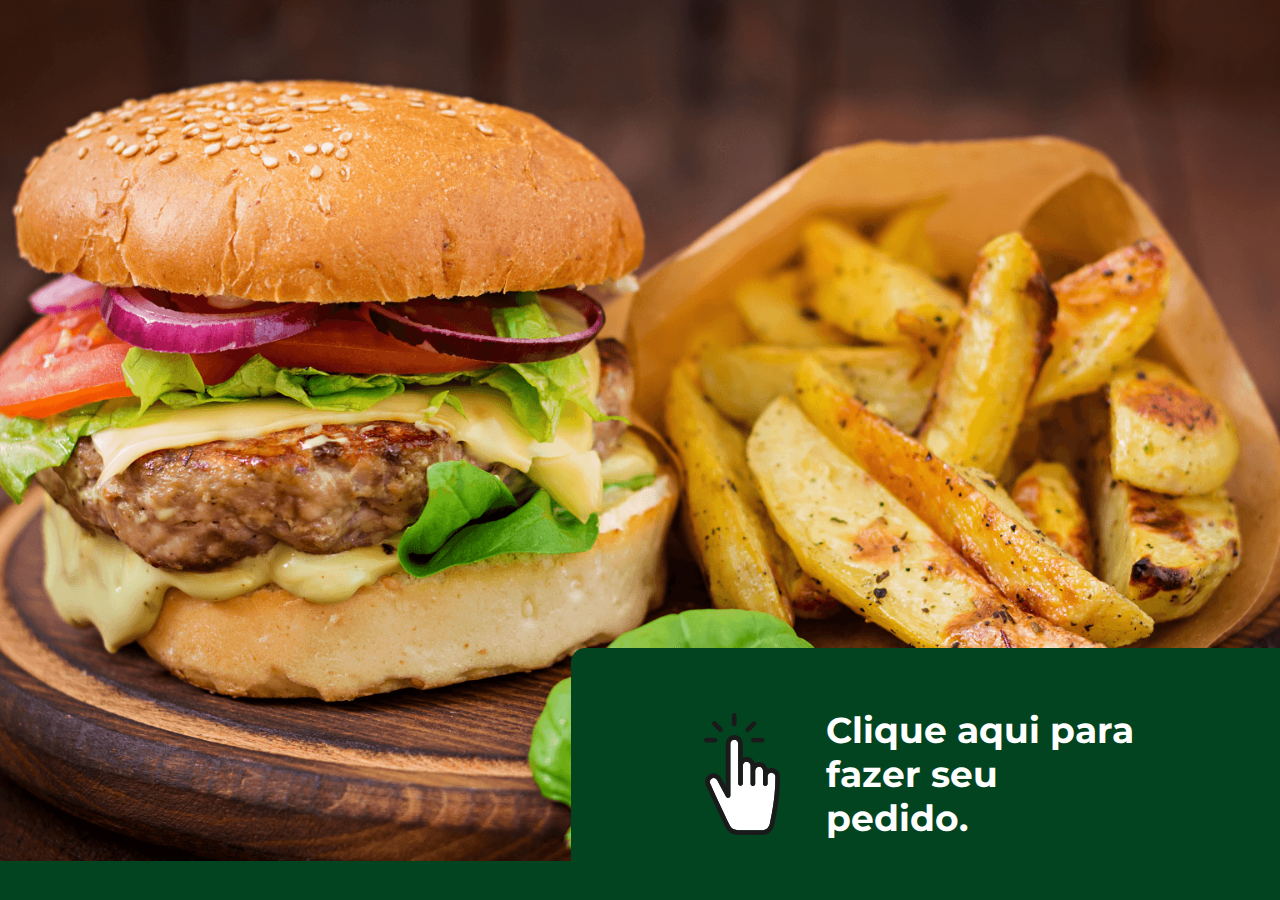
<file: index.html>
<!DOCTYPE html>
<html lang="pt-br">
<head>
    <meta charset="UTF-8">
    <meta name="viewport" content="width=device-width, initial-scale=1.0">
    <title>Minha Página HTML</title>

    <link rel="preconnect" href="https://fonts.googleapis.com">
    <link rel="preconnect" href="https://fonts.gstatic.com" crossorigin>
    <link href="https://fonts.googleapis.com/css2?family=Montserrat:wght@400;500;600;700&display=swap" rel="stylesheet">

    <link rel="stylesheet" href="./styles/css/style.css">
</head>
<body>
    <div id="background">
        <img src="./images/background.png" alt="">
    </div>
    <div class="border"></div>
    <a href="onde.html" class="btnOrder">
        <div class="container">
            <div class="containHand">
                <img src="./images/svgs/hand.svg" alt="">
            </div>
            <div class="containText">
                <p>Clique aqui para fazer seu pedido.</p>
            </div>
        </div>
    </a>
</body>
</html>
</file>
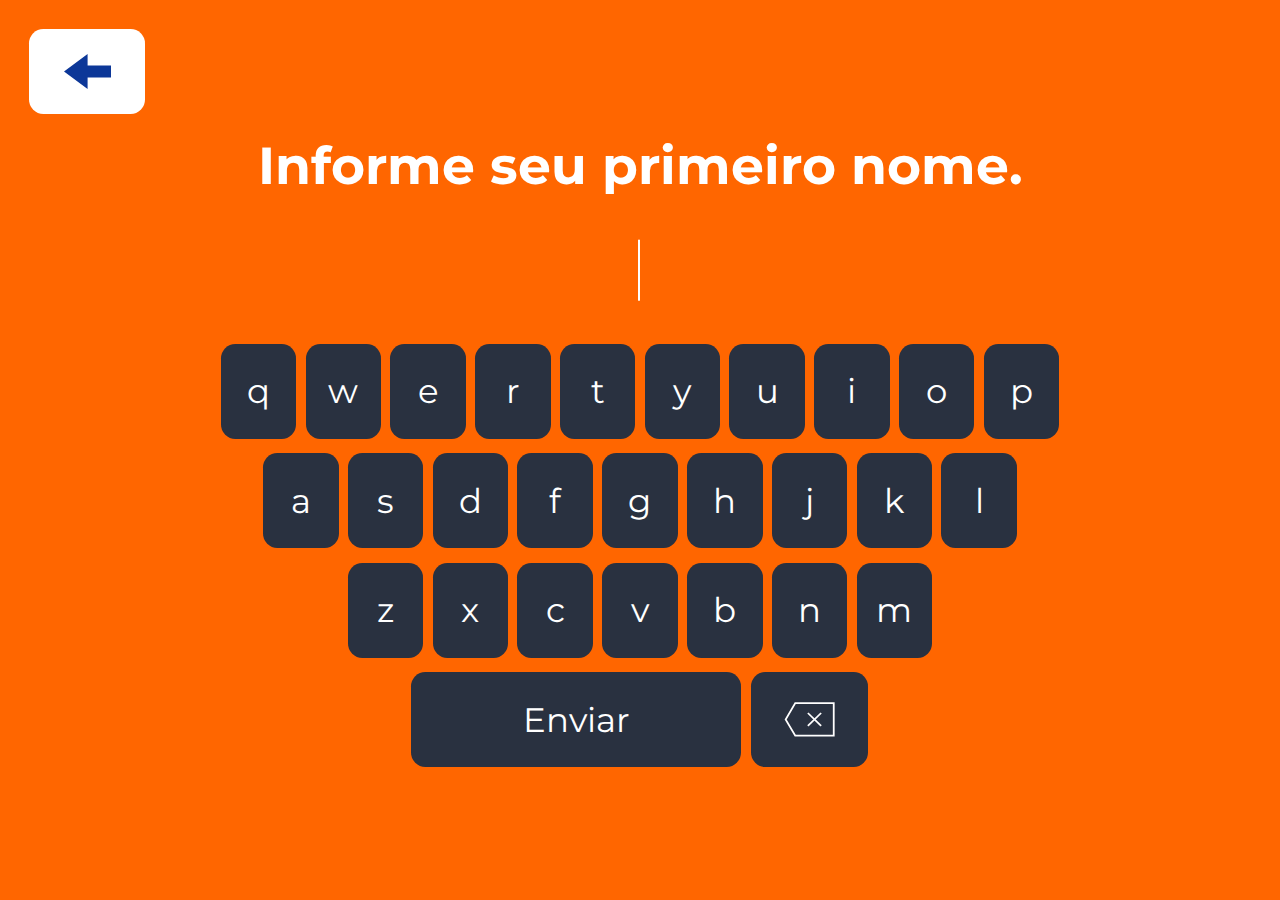
<file: keyboard.html>
<!DOCTYPE html>
<html lang="pt-br">
<head>
    <meta charset="UTF-8">
    <meta name="viewport" content="width=device-width, initial-scale=1.0">
    <link rel="preconnect" href="https://fonts.googleapis.com">
    <link rel="preconnect" href="https://fonts.gstatic.com" crossorigin>
    <link href="https://fonts.googleapis.com/css2?family=Montserrat:wght@400;500;600;700&display=swap" rel="stylesheet">

    <link rel="stylesheet" href="./styles/css/style.css">
    <title>Virtual Keyboard</title>
</head>
<body id="keyboardBody">
    <a href="onde.html" class="btnBack">
        <div class="containIcon">
            <img src="./images/svgs/arrowBack.svg" alt="">
        </div>
    </a>
    <div class="containerTitle">
        <h1>Informe seu primeiro nome.</h1>
    </div>

    <div class="containDisplay">
        <div id="display" readonly></div>
    </div>

    <div class="keyboard">
        <div class="lines line01">
            <button onclick="insertChar('q')">q</button>
            <button onclick="insertChar('w')">w</button>
            <button onclick="insertChar('e')">e</button>
            <button onclick="insertChar('r')">r</button>
            <button onclick="insertChar('t')">t</button>
            <button onclick="insertChar('y')">y</button>
            <button onclick="insertChar('u')">u</button>
            <button onclick="insertChar('i')">i</button>
            <button onclick="insertChar('o')">o</button>
            <button onclick="insertChar('p')">p</button>
        </div>
        
        <div class="lines line02">
            <button onclick="insertChar('a')">a</button>
            <button onclick="insertChar('s')">s</button>
            <button onclick="insertChar('d')">d</button>
            <button onclick="insertChar('f')">f</button>
            <button onclick="insertChar('g')">g</button>
            <button onclick="insertChar('h')">h</button>
            <button onclick="insertChar('j')">j</button>
            <button onclick="insertChar('k')">k</button>
            <button onclick="insertChar('l')">l</button>
        </div>

        
        <div class="lines line03">
            <button onclick="insertChar('z')">z</button>
            <button onclick="insertChar('x')">x</button>
            <button onclick="insertChar('c')">c</button>
            <button onclick="insertChar('v')">v</button>
            <button onclick="insertChar('b')">b</button>
            <button onclick="insertChar('n')">n</button>
            <button onclick="insertChar('m')">m</button>
        </div>
        
        <div class="lines line04">
            <button class="send" onclick="send()">Enviar</button>

            <button class="backspace" onclick="backspace()">
                <div class="containIcon">
                    <img src="./images/svgs/backspace.svg" alt="">
                </div>
            </button>
        </div>

        
    </div>
    
    <script src="./js/keyboard.js"></script>
</body>
</html>
</file>
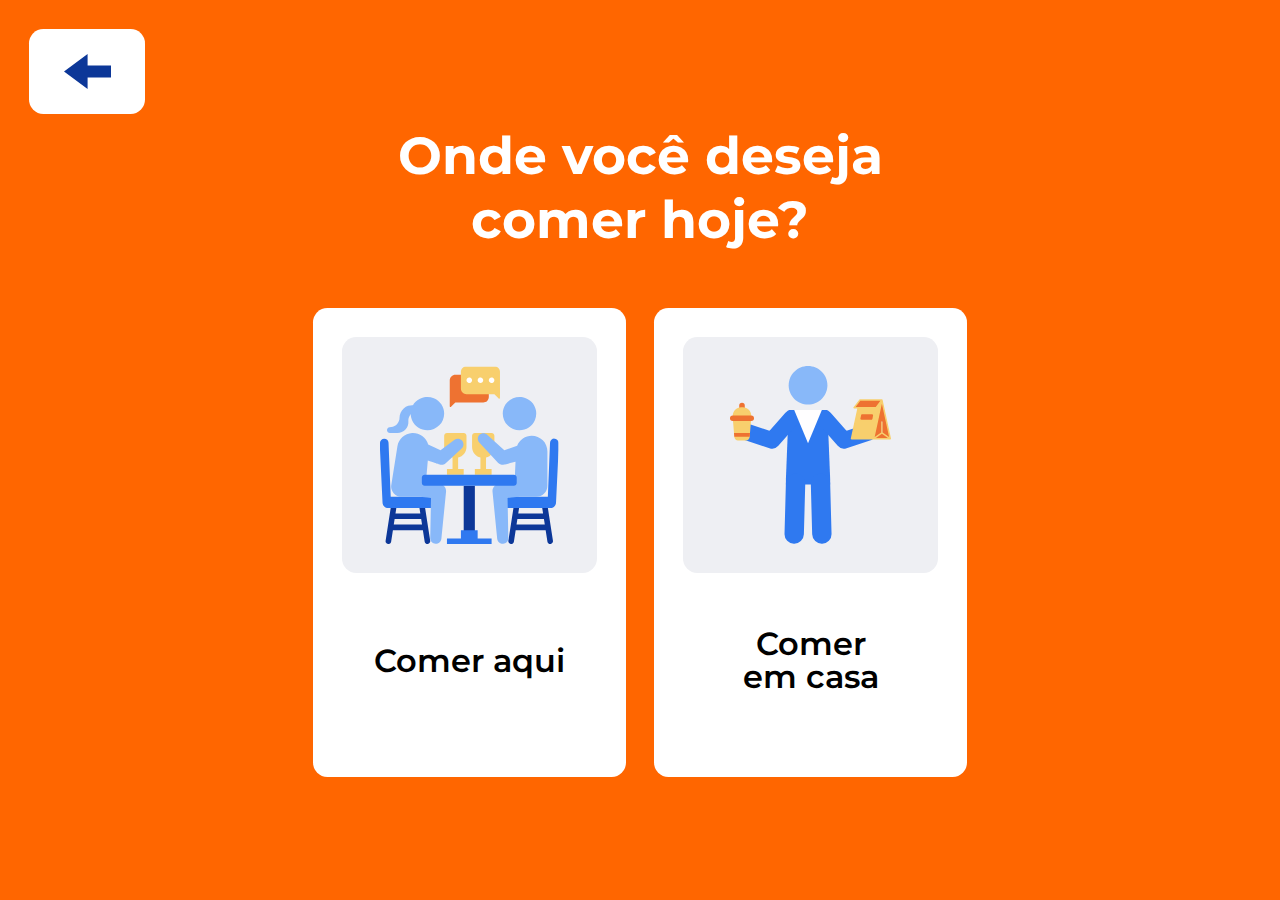
<file: onde.html>
<!DOCTYPE html>
<html lang="pt-br">
<head>
    <meta charset="UTF-8">
    <meta name="viewport" content="width=device-width, initial-scale=1.0">
    <title>Onde deseja comer</title>

    <link rel="preconnect" href="https://fonts.googleapis.com">
    <link rel="preconnect" href="https://fonts.gstatic.com" crossorigin>
    <link href="https://fonts.googleapis.com/css2?family=Montserrat:wght@400;500;600;700&display=swap" rel="stylesheet">

    <link rel="stylesheet" href="./styles/css/style.css">
</head>
<body id="onde">
    <a href="index.html" class="btnBack">
        <div class="containIcon">
            <img src="./images/svgs/arrowBack.svg" alt="">
        </div>
    </a>
    <div class="containerTitle">
        <h1>Onde você deseja<br>comer hoje?</h1>
    </div>
    <div class="containerMenu">
        <a href="keyboard.html" class="menu">
            <div class="containImg">
                <img src="./images/svgs/comerAqui.svg" alt="">
            </div>
            <div class="containText">
                <p>Comer aqui</p>
            </div>
        </a>

        <a href="keyboard.html" class="menu">
            <div class="containImg">
                <img src="./images/svgs/levaParaCasa.svg" alt="">
            </div>
            <div class="containText">
                <p>Comer<br>em casa</p>
            </div>
        </a>
    </div>
</body>
</html>
</file>
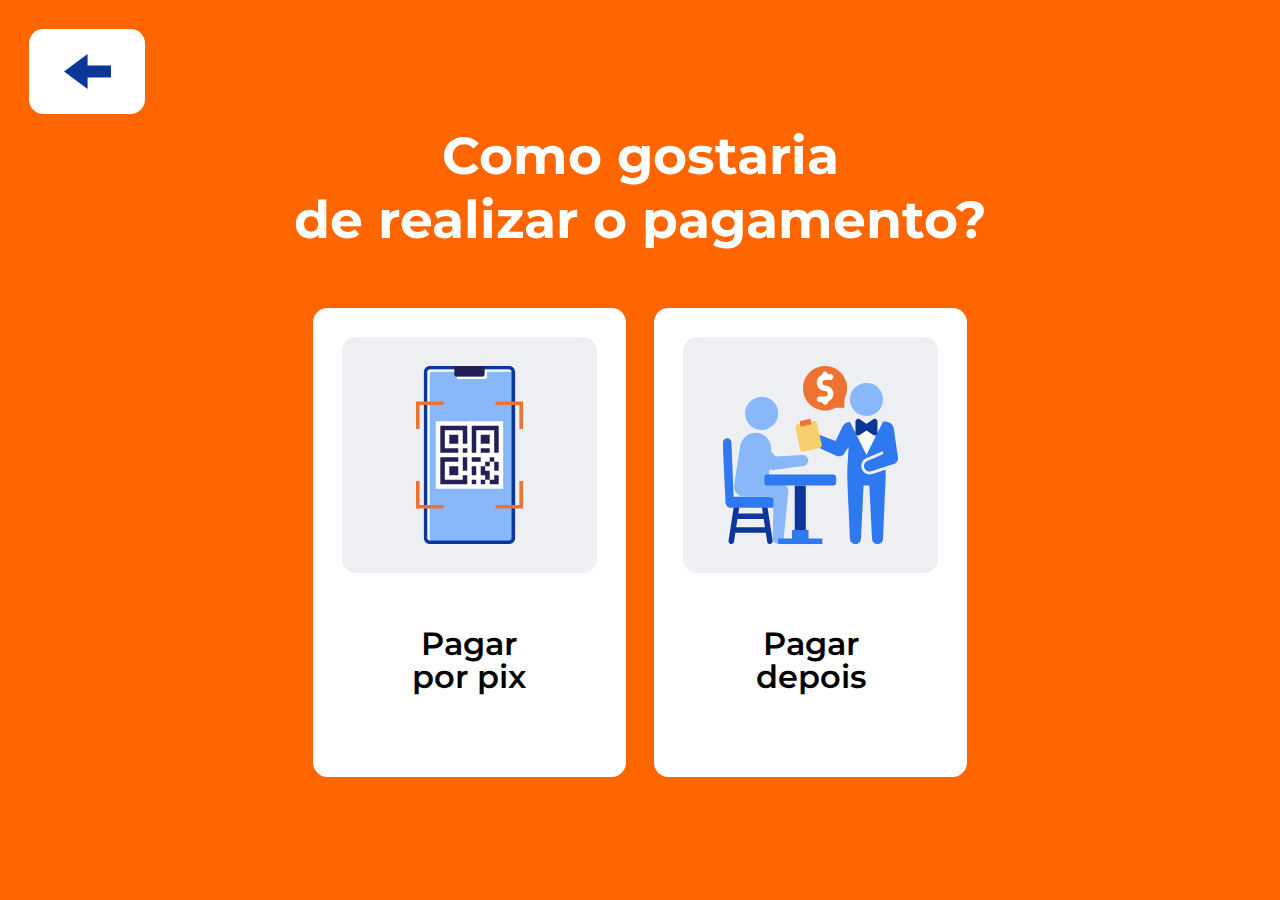
<file: pagamento.html>
<!DOCTYPE html>
<html lang="pt-br">
<head>
    <meta charset="UTF-8">
    <meta name="viewport" content="width=device-width, initial-scale=1.0">
    <title>Opções de pagamento</title>

    <link rel="preconnect" href="https://fonts.googleapis.com">
    <link rel="preconnect" href="https://fonts.gstatic.com" crossorigin>
    <link href="https://fonts.googleapis.com/css2?family=Montserrat:wght@400;500;600;700&display=swap" rel="stylesheet">

    <link rel="stylesheet" href="./styles/css/style.css">
</head>
<body id="pagamento">
    <a href="keyboard.html" class="btnBack">
        <div class="containIcon">
            <img src="./images/svgs/arrowBack.svg" alt="">
        </div>
    </a>
    <div class="containerTitle">
        <h1>Como gostaria<br>de realizar o pagamento?</h1>
    </div>
    <div class="containerMenu">
        <button class="menu">
            <div class="containImg">
                <img src="./images/svgs/pix.svg" alt="">
            </div>
            <div class="containText">
                <p>Pagar<br>por pix</p>
            </div>
        </button>

        <button class="menu">
            <div class="containImg">
                <img src="./images/svgs/pagarDepois.svg" alt="">
            </div>
            <div class="containText">
                <p>Pagar<br>depois</p>
            </div>
        </button>
    </div>
</body>
</html>
</file>
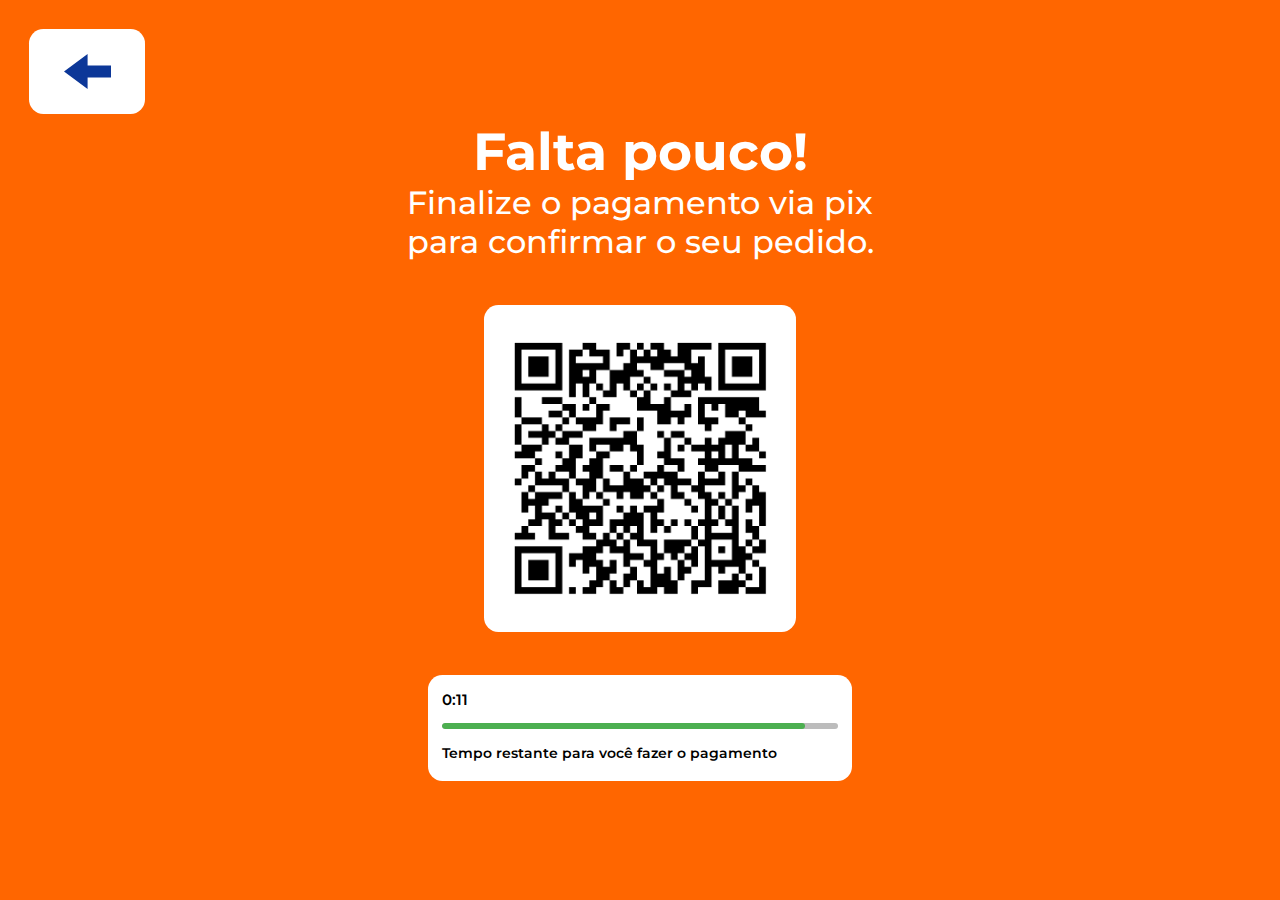
<file: pix.html>
<!DOCTYPE html>
<html lang="pt-br">
<head>
    <meta charset="UTF-8">
    <meta name="viewport" content="width=device-width, initial-scale=1.0">
    <title>Pagamento por PIX</title>

    <link rel="preconnect" href="https://fonts.googleapis.com">
    <link rel="preconnect" href="https://fonts.gstatic.com" crossorigin>
    <link href="https://fonts.googleapis.com/css2?family=Montserrat:wght@400;500;600;700&display=swap" rel="stylesheet">

    <link rel="stylesheet" href="./styles/css/style.css">
</head>
<body id="pix">
    <a href="keyboard.html" class="btnBack">
        <div class="containIcon">
            <img src="./images/svgs/arrowBack.svg" alt="">
        </div>
    </a>
    <div class="containerTitle">
        <h1>Falta pouco!</h1>
        <p>Finalize o pagamento via pix<br>para confirmar o seu pedido.</p>
    </div>
    <div class="containerQRcode">
        <!-- aqui vai ser colocado o QRcode -->
        <img src="./images/qrcodeFake.png" alt="">
    </div>
    <div class="containerTimer">
        <p id="timer" class="timer">5:00</p>
        <div class="progressBar">
            <div id="progress" class="progress"></div>
        </div>
        <p>Tempo restante para você fazer o pagamento</p>
    </div>
    <script src="./js/timer.js"></script>
</body>
</html>
</file>
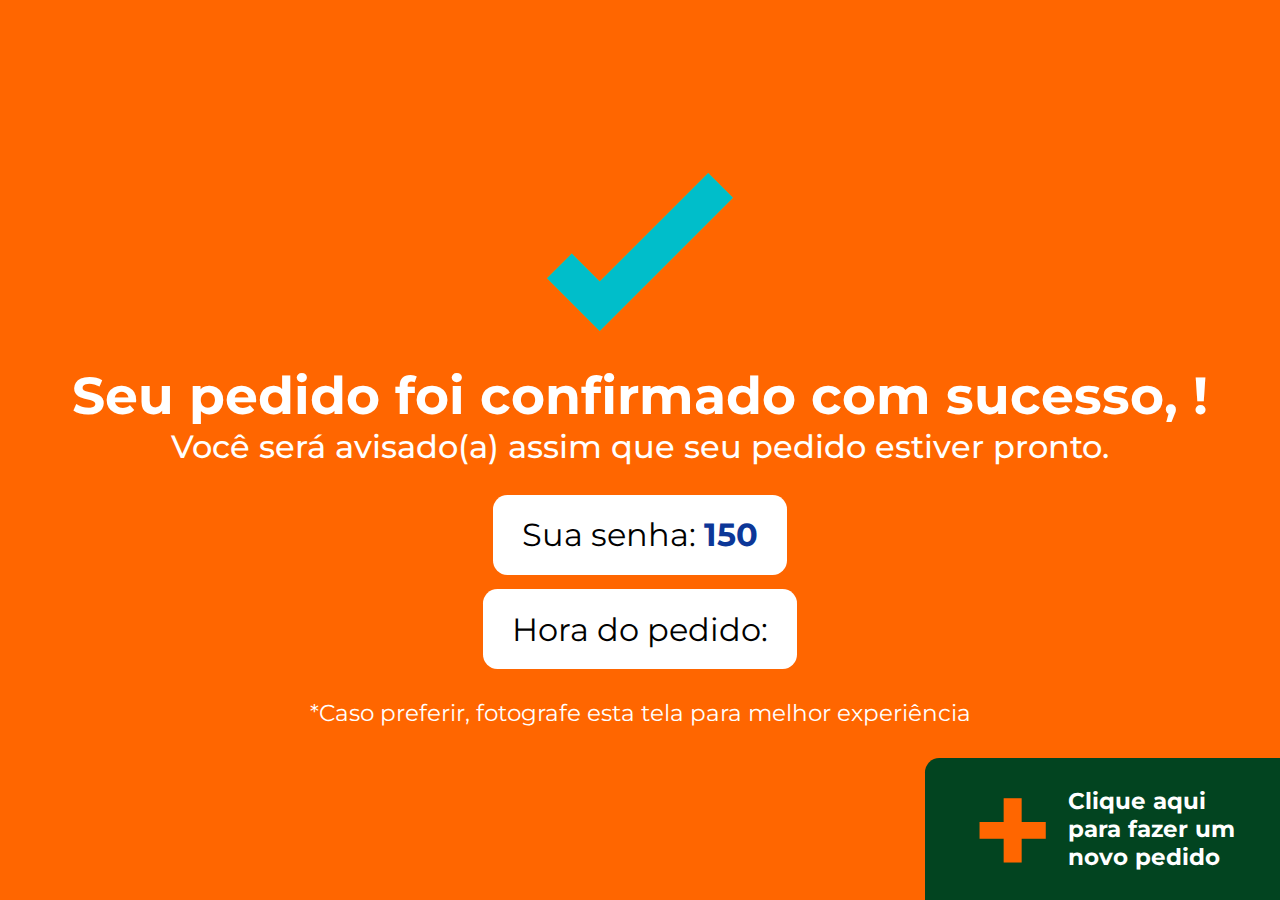
<file: success.html>
<!DOCTYPE html>
<html lang="pt-br">
<head>
    <meta charset="UTF-8">
    <meta name="viewport" content="width=device-width, initial-scale=1.0">
    <title>Pagamento por PIX</title>

    <link rel="preconnect" href="https://fonts.googleapis.com">
    <link rel="preconnect" href="https://fonts.gstatic.com" crossorigin>
    <link href="https://fonts.googleapis.com/css2?family=Montserrat:wght@400;500;600;700&display=swap" rel="stylesheet">

    <link rel="stylesheet" href="./styles/css/style.css">
</head>
<body id="success">
    <div class="containerIconCheck">
        <img src="./images/svgs/check.svg" alt="">
    </div>
    <div class="containerTitle">
        <h1>Seu pedido foi confirmado com sucesso, <span class="clientName"></span>!</h1>
        <p>Você será avisado(a) assim que seu pedido estiver pronto.</p>
    </div>
    <div class="containerPassHour">
        <div class="containPass">
            <p>Sua senha: <span id="pass">150</span></p>
        </div>
        <div class="containHour">
            <p>Hora do pedido: <span class="hour"></span></p>
        </div>
    </div>
    
    <p class="msg">*Caso preferir, fotografe esta tela para melhor experiência</p>

    <a href="onde.html" class="btnNewOrder">
        <i>+</i>
        <p>Clique aqui<br>para fazer um<br>novo pedido</p>
    </a>
    
    <script src="./js/success.js"></script>
</body>
</html>
</file>
<file: styles/css/style.css>
* {
  margin: 0;
  padding: 0;
  box-sizing: border-box;
}

html {
  transition: all 500ms cubic-bezier(0.645, 0.045, 0.355, 1); /* easeInOutCubic */
  transition-timing-function: cubic-bezier(0.645, 0.045, 0.355, 1); /* easeInOutCubic */
}
@media (max-width: 1680px) {
  html {
    font-size: 90%;
    transition: all 500ms cubic-bezier(0.645, 0.045, 0.355, 1); /* easeInOutCubic */
    transition-timing-function: cubic-bezier(0.645, 0.045, 0.355, 1); /* easeInOutCubic */
  }
}
@media (max-width: 1080px) {
  html {
    font-size: 80%;
    transition: all 500ms cubic-bezier(0.645, 0.045, 0.355, 1); /* easeInOutCubic */
    transition-timing-function: cubic-bezier(0.645, 0.045, 0.355, 1); /* easeInOutCubic */
  }
}
@media (max-width: 720px) {
  html {
    font-size: 70%;
    transition: all 500ms cubic-bezier(0.645, 0.045, 0.355, 1); /* easeInOutCubic */
    transition-timing-function: cubic-bezier(0.645, 0.045, 0.355, 1); /* easeInOutCubic */
  }
}

body {
  -webkit-font-smoothing: antialiased;
  background: #F60;
  height: 100vh;
}

body, input, textarea, button {
  font-family: "Roboto", sans-serif;
  font-weight: 400;
}

a {
  text-decoration: none;
}

button {
  cursor: pointer;
}

[disabled] {
  opacity: 0.6;
  cursor: default;
  pointer-events: none;
}

#background {
  width: 100%;
  height: 100vh;
  overflow: hidden;
  z-index: 1;
  position: absolute;
  top: 0;
  left: 0;
}
#background img {
  width: 100%;
  height: 100%;
  object-fit: cover;
  object-position: center;
}

.border {
  width: 100%;
  height: 2.688rem;
  background: #024420;
  position: fixed;
  bottom: 0;
  left: 0;
  z-index: 2;
  display: block;
}

.btnOrder {
  width: 49.251rem;
  height: 17.5rem;
  background: #024420;
  position: absolute;
  bottom: 0;
  right: 0;
  z-index: 3;
  border: none;
  border-top-left-radius: 1rem;
  display: flex;
  justify-content: center;
  align-items: center;
}
.btnOrder:active, .btnOrder:hover {
  background: #05582a;
}
.btnOrder .container {
  width: 30.787rem;
  height: 8.438rem;
  display: flex;
  align-items: center;
  justify-content: space-between;
  flex-direction: row;
}
.btnOrder .container .containHand {
  height: 100%;
  width: auto;
}
.btnOrder .container .containHand img {
  object-fit: contain;
  object-position: center;
  height: 100%;
  width: auto;
}
.btnOrder .container .containText {
  width: 22.313rem;
  height: auto;
}
.btnOrder .container .containText p {
  font-size: 2.5rem;
  font-family: "Montserrat", sans-serif;
  font-weight: 700;
  text-align: left;
  color: #fff;
}
@media (max-width: 720px) {
  .btnOrder {
    width: 100%;
    height: 11.688rem;
    padding: 2.875rem;
    border-top-left-radius: 0;
    transition: all 500ms cubic-bezier(0.645, 0.045, 0.355, 1); /* easeInOutCubic */
    transition-timing-function: cubic-bezier(0.645, 0.045, 0.355, 1); /* easeInOutCubic */
  }
  .btnOrder .container {
    width: 100%;
    height: 100%;
    transition: all 500ms cubic-bezier(0.645, 0.045, 0.355, 1); /* easeInOutCubic */
    transition-timing-function: cubic-bezier(0.645, 0.045, 0.355, 1); /* easeInOutCubic */
  }
  .btnOrder .container .containText {
    width: 18rem;
  }
  .btnOrder .container .containText p {
    font-size: 1.583rem;
    text-align: right;
    transition: all 500ms cubic-bezier(0.645, 0.045, 0.355, 1); /* easeInOutCubic */
    transition-timing-function: cubic-bezier(0.645, 0.045, 0.355, 1); /* easeInOutCubic */
  }
}

#onde {
  display: flex;
  justify-content: center;
  align-items: center;
  flex-direction: column;
  gap: 4rem;
}

#pagamento {
  display: flex;
  justify-content: center;
  align-items: center;
  flex-direction: column;
  gap: 4rem;
}

#keyboardBody {
  display: flex;
  justify-content: center;
  align-items: center;
  flex-direction: column;
  gap: 3rem;
}
#keyboardBody .containDisplay {
  position: relative;
  transition: all 500ms cubic-bezier(0.645, 0.045, 0.355, 1); /* easeInOutCubic */
  transition-timing-function: cubic-bezier(0.645, 0.045, 0.355, 1); /* easeInOutCubic */
}
@media (max-width: 790px) {
  #keyboardBody .containDisplay {
    margin-bottom: 70%;
    transition: all 500ms cubic-bezier(0.645, 0.045, 0.355, 1); /* easeInOutCubic */
    transition-timing-function: cubic-bezier(0.645, 0.045, 0.355, 1); /* easeInOutCubic */
  }
}
#keyboardBody .containDisplay #display {
  width: auto;
  min-height: 4rem;
  font-size: 4rem;
  background: transparent;
  text-transform: uppercase;
  font-family: "Montserrat", sans-serif;
  font-weight: 400;
  line-height: 1em;
  text-align: center;
  padding: 0;
  margin: 0;
  border: none;
  color: #fff;
  display: inline-flex;
}
#keyboardBody .containDisplay #display:focus {
  outline: none;
}
#keyboardBody .containDisplay::before {
  content: "";
  position: absolute;
  opacity: 1;
  animation: blink 1s infinite;
  right: 0;
  top: 50%;
  transform: translateY(-50%);
  width: 2px;
  height: 100%;
  background: #fff;
  display: block;
  z-index: 5;
}
#keyboardBody .keyboard {
  display: flex;
  flex-direction: column;
  align-items: center;
  justify-content: center;
  gap: 1rem;
  transition: all 500ms cubic-bezier(0.645, 0.045, 0.355, 1); /* easeInOutCubic */
  transition-timing-function: cubic-bezier(0.645, 0.045, 0.355, 1); /* easeInOutCubic */
}
@media (max-width: 790px) {
  #keyboardBody .keyboard {
    background: #2D3655;
    width: 100%;
    padding: 1rem 1rem 2rem;
    position: absolute;
    bottom: 0;
    left: 0;
    border-top-right-radius: 1rem;
    border-top-left-radius: 1rem;
    transition: all 500ms cubic-bezier(0.645, 0.045, 0.355, 1); /* easeInOutCubic */
    transition-timing-function: cubic-bezier(0.645, 0.045, 0.355, 1); /* easeInOutCubic */
  }
  #keyboardBody .keyboard::after {
    content: "";
    position: absolute;
    width: 100%;
    height: 6rem;
    top: -5rem;
    left: 0;
    background: #202537;
    z-index: -1;
    transition: all 500ms cubic-bezier(0.645, 0.045, 0.355, 1); /* easeInOutCubic */
    transition-timing-function: cubic-bezier(0.645, 0.045, 0.355, 1); /* easeInOutCubic */
  }
  #keyboardBody .keyboard .lines button {
    background: #54627E;
    flex: 1;
    box-shadow: 0 2.5px 0px #12172D;
    transition: all 500ms cubic-bezier(0.645, 0.045, 0.355, 1); /* easeInOutCubic */
    transition-timing-function: cubic-bezier(0.645, 0.045, 0.355, 1); /* easeInOutCubic */
  }
  #keyboardBody .keyboard .line01 {
    width: 100%;
    transition: all 500ms cubic-bezier(0.645, 0.045, 0.355, 1); /* easeInOutCubic */
    transition-timing-function: cubic-bezier(0.645, 0.045, 0.355, 1); /* easeInOutCubic */
  }
  #keyboardBody .keyboard .line02 {
    width: 100%;
    padding: 0 2.785rem;
    transition: all 500ms cubic-bezier(0.645, 0.045, 0.355, 1); /* easeInOutCubic */
    transition-timing-function: cubic-bezier(0.645, 0.045, 0.355, 1); /* easeInOutCubic */
  }
  #keyboardBody .keyboard .line03 {
    width: 100%;
    padding: 0 8.354rem;
    transition: all 500ms cubic-bezier(0.645, 0.045, 0.355, 1); /* easeInOutCubic */
    transition-timing-function: cubic-bezier(0.645, 0.045, 0.355, 1); /* easeInOutCubic */
  }
  #keyboardBody .keyboard .line04 {
    width: 100%;
    padding: 0 8.354rem;
    transition: all 500ms cubic-bezier(0.645, 0.045, 0.355, 1); /* easeInOutCubic */
    transition-timing-function: cubic-bezier(0.645, 0.045, 0.355, 1); /* easeInOutCubic */
  }
}
#keyboardBody .keyboard .lines {
  display: flex;
  flex-direction: row;
  align-items: center;
  justify-content: center;
  gap: 0.646rem;
  transition: all 500ms cubic-bezier(0.645, 0.045, 0.355, 1); /* easeInOutCubic */
  transition-timing-function: cubic-bezier(0.645, 0.045, 0.355, 1); /* easeInOutCubic */
}
#keyboardBody .keyboard .lines button {
  width: 5.242rem;
  height: 6.609rem;
  background: #293140;
  border: none;
  border-radius: 1rem;
  color: #fff;
  font-size: 2.376rem;
  font-family: "Montserrat", sans-serif;
  font-weight: 400;
  display: flex;
  align-items: center;
  justify-content: center;
  line-height: 1em;
  transition: all 500ms cubic-bezier(0.645, 0.045, 0.355, 1); /* easeInOutCubic */
  transition-timing-function: cubic-bezier(0.645, 0.045, 0.355, 1); /* easeInOutCubic */
}
#keyboardBody .keyboard .lines button:hover, #keyboardBody .keyboard .lines button:active {
  background: #1B1C1E;
}
#keyboardBody .keyboard .lines .send {
  width: 22.905rem;
}
#keyboardBody .keyboard .lines .backspace {
  width: 8.186rem;
}
#keyboardBody .keyboard .lines .backspace .containIcon {
  width: 3.495rem;
  height: auto;
  line-height: 0;
}
#keyboardBody .keyboard .lines .backspace .containIcon img {
  width: 100%;
  object-fit: contain;
  object-position: center;
  height: auto;
}

@keyframes blink {
  0%, 100% {
    opacity: 1;
  }
  50% {
    opacity: 0;
  }
}
#pix {
  display: flex;
  justify-content: center;
  align-items: center;
  flex-direction: column;
  gap: 3rem;
}
#pix .containerQRcode {
  width: 21.687rem;
  height: 22.75rem;
  background: #fff;
  border-radius: 1rem;
  padding: 1rem;
  display: flex;
  justify-content: center;
  align-items: center;
}
#pix .containerQRcode img {
  width: 100%;
  height: auto;
  object-fit: contain;
  object-position: center;
}
#pix .containerTimer {
  width: 29.439rem;
  height: 7.313rem;
  background: #fff;
  padding: 1rem;
  display: flex;
  gap: 1rem;
  flex-direction: column;
  border-radius: 1rem;
}
#pix .containerTimer #timer {
  font-size: 1.055rem;
  font-family: "Montserrat", sans-serif;
  font-weight: 600;
  color: #000;
}
#pix .containerTimer .progressBar {
  width: 100%;
  height: 0.438rem;
  background-color: #BCBCBC;
  border-radius: 1rem;
  overflow: hidden;
}
#pix .containerTimer .progressBar #progress {
  height: 100%;
  width: 100%;
  background-color: #4caf50;
  border-radius: 1rem;
  transition: width 1s linear;
}
#pix .containerTimer p {
  font: 0.718rem;
  font-family: "Montserrat", sans-serif;
  font-weight: 600;
  color: #000;
}

#success {
  display: flex;
  justify-content: center;
  align-items: center;
  flex-direction: column;
  gap: 3rem;
  padding: 2rem;
  transition: all 500ms cubic-bezier(0.645, 0.045, 0.355, 1); /* easeInOutCubic */
  transition-timing-function: cubic-bezier(0.645, 0.045, 0.355, 1); /* easeInOutCubic */
}
@media (max-width: 1353px) {
  #success {
    gap: 2rem;
    transition: all 500ms cubic-bezier(0.645, 0.045, 0.355, 1); /* easeInOutCubic */
    transition-timing-function: cubic-bezier(0.645, 0.045, 0.355, 1); /* easeInOutCubic */
  }
}
#success .containerIconCheck {
  width: 11.625;
  height: auto;
}
#success .containerIconCheck img {
  width: 100%;
  height: auto;
  object-fit: contain;
  object-position: center;
}
#success .containerPassHour {
  display: flex;
  justify-content: center;
  align-items: center;
  flex-direction: column;
  gap: 1rem;
}
#success .containerPassHour .containPass, #success .containerPassHour .containHour {
  width: auto;
  height: 5.563rem;
  border-radius: 1rem;
  background-color: #fff;
  padding: 0 2rem;
  display: flex;
  justify-content: center;
  align-items: center;
}
#success .containerPassHour .containPass p, #success .containerPassHour .containHour p {
  font-size: 2.25rem;
  font-family: "Montserrat", sans-serif;
  font-weight: 400;
  color: #000;
}
#success .containerPassHour .containPass p span, #success .containerPassHour .containHour p span {
  color: #0C3798;
  font-weight: 700;
}
#success .msg {
  font-size: 1.625rem;
  font-family: "Montserrat", sans-serif;
  font-weight: 400;
  color: #fff;
  text-align: center;
  transition: all 500ms cubic-bezier(0.645, 0.045, 0.355, 1); /* easeInOutCubic */
  transition-timing-function: cubic-bezier(0.645, 0.045, 0.355, 1); /* easeInOutCubic */
}
@media (max-width: 1080px) {
  #success .msg {
    margin-bottom: 10%;
    transition: all 500ms cubic-bezier(0.645, 0.045, 0.355, 1); /* easeInOutCubic */
    transition-timing-function: cubic-bezier(0.645, 0.045, 0.355, 1); /* easeInOutCubic */
  }
}
#success .btnNewOrder {
  width: 24.624rem;
  height: 9.875rem;
  background: #024420;
  border-top-left-radius: 1rem;
  position: absolute;
  bottom: 0;
  right: 0;
  display: flex;
  flex-direction: row;
  justify-content: center;
  align-items: center;
  gap: 1rem;
  overflow: hidden;
  transition: all 500ms cubic-bezier(0.645, 0.045, 0.355, 1); /* easeInOutCubic */
  transition-timing-function: cubic-bezier(0.645, 0.045, 0.355, 1); /* easeInOutCubic */
}
#success .btnNewOrder:hover, #success .btnNewOrder:active {
  background: #05582a;
}
#success .btnNewOrder i {
  color: #F60;
  font-family: "Montserrat", sans-serif;
  font-size: 138.975px;
  font-style: normal;
  font-weight: 700;
  line-height: 0;
}
#success .btnNewOrder p {
  color: #FFF;
  font-family: "Montserrat", sans-serif;
  font-size: 23.225px;
  font-style: normal;
  font-weight: 700;
}
@media (max-width: 720px) {
  #success .btnNewOrder {
    width: 100%;
    height: auto;
    flex-direction: row-reverse;
    justify-content: space-between;
    padding: 2rem;
    border-radius: 0;
    transition: all 500ms cubic-bezier(0.645, 0.045, 0.355, 1); /* easeInOutCubic */
    transition-timing-function: cubic-bezier(0.645, 0.045, 0.355, 1); /* easeInOutCubic */
  }
}

.btnBack {
  width: 8.104rem;
  height: 5.914rem;
  background: #fff;
  display: flex;
  align-items: center;
  justify-content: center;
  position: absolute;
  top: 2rem;
  left: 2rem;
  border-radius: 1rem;
  transition: all 200ms cubic-bezier(0.645, 0.045, 0.355, 1); /* easeInOutCubic */
  transition-timing-function: cubic-bezier(0.645, 0.045, 0.355, 1); /* easeInOutCubic */
}
.btnBack:hover, .btnBack:active {
  box-shadow: 0rem 0rem 1.2rem rgba(0, 0, 0, 0.7);
  transition: all 200ms cubic-bezier(0.645, 0.045, 0.355, 1); /* easeInOutCubic */
  transition-timing-function: cubic-bezier(0.645, 0.045, 0.355, 1); /* easeInOutCubic */
}
.btnBack .containIcon {
  width: 3.25rem;
  height: 2.438rem;
  overflow: hidden;
}
.btnBack .containIcon img {
  object-fit: contain;
  object-position: center;
  width: 100%;
  height: auto;
}

.containerTitle h1 {
  text-align: center;
  color: #fff;
  font-size: 3.625rem;
  font-family: "Montserrat", sans-serif;
  font-weight: 700;
}
.containerTitle h1 .clientName {
  text-transform: capitalize;
}
.containerTitle p {
  font-size: 2.25rem;
  color: #fff;
  font-family: "Montserrat", sans-serif;
  font-weight: 500;
  text-align: center;
}

.containerMenu {
  display: flex;
  flex-direction: row;
  justify-content: center;
  align-items: center;
  gap: 2rem;
  transition: all 500ms cubic-bezier(0.645, 0.045, 0.355, 1); /* easeInOutCubic */
  transition-timing-function: cubic-bezier(0.645, 0.045, 0.355, 1); /* easeInOutCubic */
}
.containerMenu .menu {
  width: 21.683rem;
  height: 32.559rem;
  border-radius: 1rem;
  padding: 2rem;
  display: flex;
  flex-direction: column;
  align-items: center;
  background: #fff;
  border: none;
  transition: all 200ms cubic-bezier(0.645, 0.045, 0.355, 1); /* easeInOutCubic */
  transition-timing-function: cubic-bezier(0.645, 0.045, 0.355, 1); /* easeInOutCubic */
}
.containerMenu .menu:hover, .containerMenu .menu:active {
  box-shadow: 0rem 0rem 1.2rem rgba(0, 0, 0, 0.7);
  transition: all 200ms cubic-bezier(0.645, 0.045, 0.355, 1); /* easeInOutCubic */
  transition-timing-function: cubic-bezier(0.645, 0.045, 0.355, 1); /* easeInOutCubic */
}
.containerMenu .menu .containImg {
  width: 100%;
  height: 16.376rem;
  padding: 2rem;
  background: #EEEFF3;
  border-radius: 1rem;
  display: flex;
  align-items: center;
  justify-content: center;
}
.containerMenu .menu .containImg img {
  object-fit: contain;
  object-position: center;
  width: auto;
  height: 100%;
}
.containerMenu .menu .containText {
  width: 100%;
  height: 100%;
  display: flex;
  align-items: center;
  justify-content: center;
}
.containerMenu .menu .containText p {
  font-size: 2.246rem;
  line-height: 1em;
  font-weight: 600;
  font-family: "Montserrat", sans-serif;
  color: #000;
  text-align: center;
}
@media (max-width: 560px) {
  .containerMenu {
    width: 100%;
    padding: 0 2rem;
    transition: all 500ms cubic-bezier(0.645, 0.045, 0.355, 1); /* easeInOutCubic */
    transition-timing-function: cubic-bezier(0.645, 0.045, 0.355, 1); /* easeInOutCubic */
  }
  .containerMenu .menu {
    width: calc(50% - 1rem);
    transition: all 500ms cubic-bezier(0.645, 0.045, 0.355, 1); /* easeInOutCubic */
    transition-timing-function: cubic-bezier(0.645, 0.045, 0.355, 1); /* easeInOutCubic */
  }
}

/*# sourceMappingURL=style.css.map */
</file>
